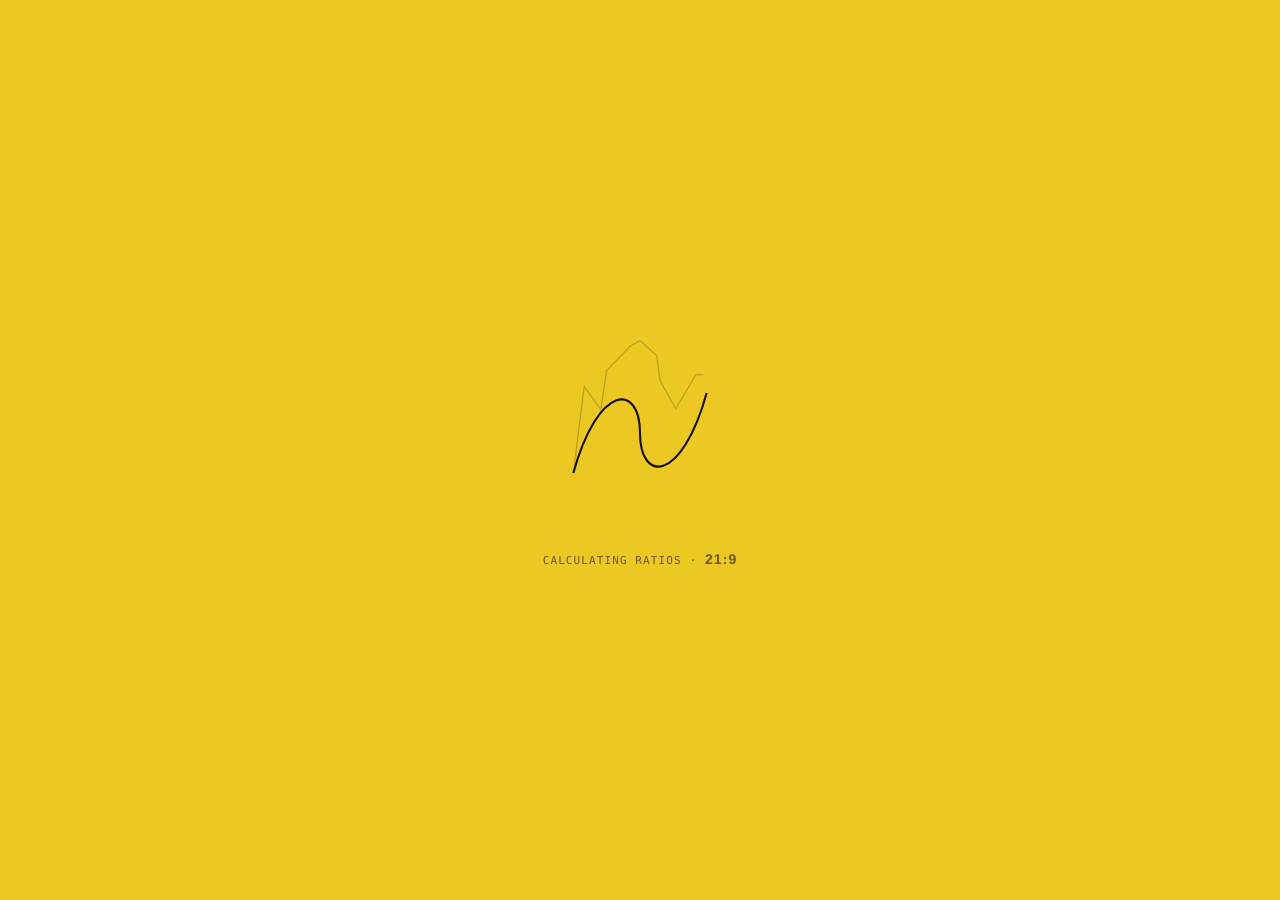
<file: index.html>
<!DOCTYPE html>
<html lang="en">
<head>
  <meta charset="UTF-8">
  <meta name="viewport" content="width=device-width, initial-scale=1.0">
  <title>Aspect Ratio Calculator Online | Free & Instant — ASPECT</title>
  <meta name="description" content="Calculate aspect ratios instantly. Free online aspect ratio calculator for UI developers and video editors. Convert pixel dimensions to simplified ratios, CSS properties, and Tailwind utilities. No installation required.">
  <meta name="robots" content="index, follow, max-image-preview:large">
  <link rel="canonical" href="https://aspect.calyvent.com/">
  <meta name="theme-color" content="#ECC822">

  <meta property="og:type" content="website">
  <meta property="og:site_name" content="ASPECT">
  <meta property="og:title" content="Aspect Ratio Calculator Online | Free & Instant">
  <meta property="og:description" content="Calculate aspect ratios instantly. Free online tool for UI developers and video editors. Convert pixel dimensions to simplified ratios, CSS properties, and Tailwind utilities.">
  <meta property="og:url" content="https://aspect.calyvent.com/">
  <meta property="og:image" content="https://aspect.calyvent.com/og.png">
  <meta property="og:image:width" content="1200">
  <meta property="og:image:height" content="630">
  <meta name="twitter:card" content="summary_large_image">
  <meta name="twitter:image" content="https://aspect.calyvent.com/og.png">

  <link rel="icon" href="/favicon.ico" sizes="32x32">
  <link rel="icon" type="image/svg+xml" href="/favicon.svg">
  <link rel="icon" type="image/png" sizes="96x96" href="/favicon-96x96.png">
  <link rel="apple-touch-icon" href="/apple-touch-icon.png">
  <link rel="stylesheet" href="/assets/aspect.css">

  <script type="application/ld+json">
  {"@context":"https://schema.org","@type":"SoftwareApplication","name":"Aspect Ratio Calculator","operatingSystem":"All","applicationCategory":"UtilitiesApplication","url":"https://aspect.calyvent.com/","offers":{"@type":"Offer","price":"0","priceCurrency":"USD"},"featureList":"Online aspect ratio calculation, CSS aspect-ratio property generation, Tailwind utility mapping, Live canvas visualization, No installation, Private, Fast","creator":{"@type":"Organization","name":"Velocity","url":"https://velocity.calyvent.com"}}
  </script>
  <script type="application/ld+json">
  {"@context":"https://schema.org","@type":"FAQPage","mainEntity":[{"@type":"Question","name":"Is this aspect ratio calculator free?","acceptedAnswer":{"@type":"Answer","text":"Yes, our aspect ratio calculator is 100% free to use online with no registration required."}},{"@type":"Question","name":"Does this tool store my data?","acceptedAnswer":{"@type":"Answer","text":"No, all calculations happen entirely in your browser. We never store or transmit your dimension inputs."}},{"@type":"Question","name":"What aspect ratios does it support?","acceptedAnswer":{"@type":"Answer","text":"It supports any pixel dimensions and automatically simplifies to the lowest terms (e.g., 1920x1080 → 16:9). Common ratios like 16:9, 4:3, 1:1, 3:2, and 21:9 are mapped to Tailwind utilities."}},{"@type":"Question","name":"Can I use this for video editing?","acceptedAnswer":{"@type":"Answer","text":"Yes, this tool is perfect for video editors to calculate aspect ratios for different resolutions and formats."}}]}
  </script>
</head>
<body>

  <!-- ELEGANT LOADER — Ratio Calculation -->
  <div class="loader" id="loader" aria-hidden="true">
    <svg viewBox="0 0 240 240" fill="none">
      <path class="raw" id="loaderRaw" d=""></path>
      <path class="clean" id="loaderClean" d="M40 168 C 70 60, 120 60, 120 120 S 170 180, 200 72"></path>
    </svg>
    <div class="loader__count">Calculating ratios · <b id="loaderKB">16:9</b></div>
  </div>

  <!-- CUSTOM CURSOR — The Anchor Node -->
  <div class="anchor" id="anchor" aria-hidden="true">
    <svg viewBox="0 0 40 40">
      <line class="cross" x1="20" y1="6" x2="20" y2="34"></line>
      <line class="cross" x1="6" y1="20" x2="34" y2="20"></line>
      <rect class="node-sq" x="14" y="14" width="12" height="12"></rect>
      <circle class="hdot handle" id="h1" cx="4" cy="20" r="2.5"></circle>
      <circle class="hdot handle" id="h2" cx="36" cy="20" r="2.5"></circle>
    </svg>
  </div>

  <main class="frame">

    <!-- TOP REGISTER — margin stamps + kinetic truncation logo -->
    <header class="register">
      <div class="register__meta">
        <b>ASPECT</b><br>
        <span class="dim">ASPECT RATIO /</span><br>
        <span class="dim">CALCULATOR</span>
      </div>

      <div class="logo" id="logo" aria-label="ASPECT">
        <div class="logo__l1">ASPECT</div>
        <div class="logo__l2">ASPECT</div>
        <div class="logo__l3"><span>ASPECT</span><span class="logo__vb mono">16:9</span></div>
      </div>

      <div class="register__meta register__meta--right">
        <span class="dim">EST.</span> <b>CALYVENT</b><br>
        <span class="dim">100% CLIENT-SIDE</span><br>
        <span class="dim">NO UPLOAD · NO ACCOUNT</span>
      </div>
    </header>

    <!-- THE STAGE — dimension input + output visualization -->
    <section class="stage">

      <!-- LEFT — DIMENSION INPUT -->
      <div class="panel" id="inputPanel">
        <div class="panel__head"><span>Input · Dimensions</span><span class="idx">01</span></div>
        <div class="panel__body">
          <div class="input-group">
            <label class="input-label">Width (px)</label>
            <input type="number" class="dimension-input" id="widthInput" placeholder="1920" min="1">
          </div>
          <div class="input-group">
            <label class="input-label">Height (px)</label>
            <input type="number" class="dimension-input" id="heightInput" placeholder="1080" min="1">
          </div>
          <button class="run" id="calcBtn">Calculate</button>
        </div>
      </div>

      <!-- CENTER — LIVE CANVAS + RATIO DISPLAY -->
      <div class="panel center" id="centerPanel">
        <div class="panel__head"><span>Proof · Live Canvas</span><span class="idx">02</span></div>
        <div class="panel__body">
          <div class="canvas-wrapper" id="canvasWrapper">
            <div class="canvas-box" id="canvasBox">
              <span class="canvas-label" id="canvasLabel">16:9</span>
            </div>
          </div>
          <div class="metrics">
            <div class="ratio-display">
              <div class="ratio-main" id="ratioMain">16:9</div>
              <div class="ratio-decimal" id="ratioDecimal">1.78</div>
            </div>
          </div>
        </div>
      </div>

      <!-- RIGHT — CODE OUTPUT -->
      <div class="panel" id="outputPanel">
        <div class="panel__head"><span>Export · Code</span><span class="idx">03</span></div>
        <div class="panel__body">
          <div class="tabs" id="tabs" role="tablist">
            <button class="tab is-active" data-fmt="css" role="tab">CSS</button>
            <button class="tab" data-fmt="tailwind" role="tab">Tailwind</button>
          </div>
          <textarea class="code is-out" id="outputCode" spellcheck="false" readonly placeholder="code appears here"></textarea>
          <div class="export-actions">
            <button id="copyBtn">Copy</button>
          </div>
        </div>
      </div>

    </section>

    <!-- HISTORY RAIL -->
    <nav class="rail" aria-label="Session history">
      <span class="rail__lbl">Recent ·</span>
      <div class="rail__slips" id="slips"></div>
      <button class="rail__clear" id="clearSlips" hidden>clear</button>
    </nav>

    <!-- ATTRIBUTION STAMPS -->
    <footer class="attrib">
      <div class="forge">
        Forged by <a href="https://velocity.calyvent.com" target="_blank" rel="noopener"><b>Velocity</b></a>
        — Digital Architecture House
      </div>
      <div class="legal">
        <a href="https://calyvent.com" target="_blank" rel="noopener"><b>Calyvent</b></a>
        <a href="/privacy.html">Privacy</a>
        <a href="/terms.html">Terms</a>
      </div>
    </footer>

  </main>

  <div class="toast" id="toast"></div>

  <script type="module" src="/assets/app.js"></script>
  <!-- Engine: PASSED | All Signatures: YES | Anti-Patterns: 0 -->
</body>
</html>
</file>
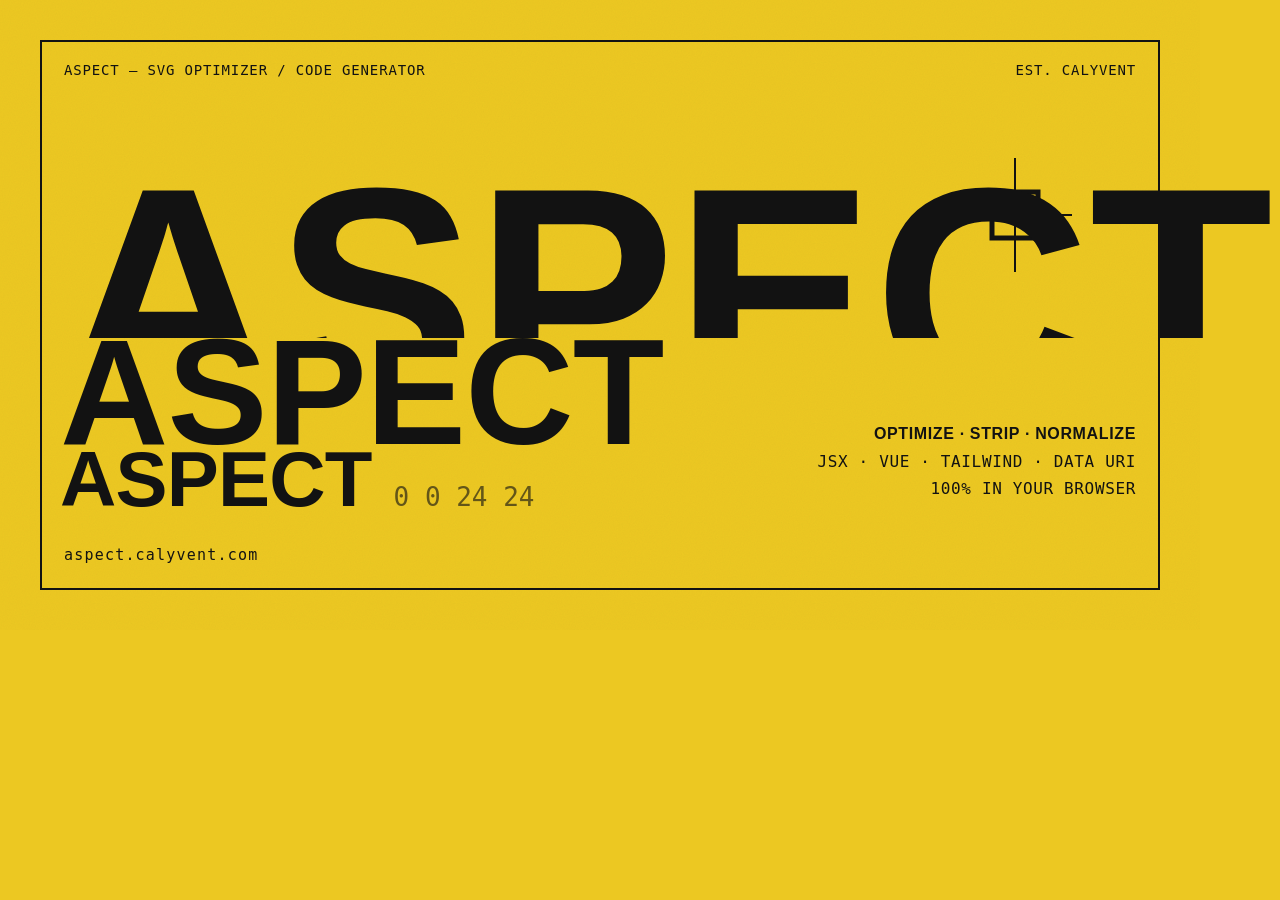
<file: og-source.html>
<!DOCTYPE html>
<html lang="en"><head><meta charset="UTF-8">
<style>
  * { margin:0; padding:0; box-sizing:border-box; }
  html,body { width:1200px; height:630px; }
  body {
    background:#ECC822; color:#121212;
    font-family:'Neue Haas Grotesk Display Pro','Helvetica Neue',Helvetica,Arial,sans-serif;
    position:relative; overflow:hidden;
  }
  body::after { content:''; position:absolute; inset:0; opacity:0.06; mix-blend-mode:multiply;
    background-image:url("data:image/svg+xml,%3Csvg xmlns='http://www.w3.org/2000/svg' width='180' height='180'%3E%3Cfilter id='n'%3E%3CfeTurbulence type='fractalNoise' baseFrequency='0.85' numOctaves='3'/%3E%3C/filter%3E%3Crect width='100%25' height='100%25' filter='url(%23n)'/%3E%3C/svg%3E"); }
  .frame { position:absolute; inset:40px; border:2px solid #121212; }
  .reg { position:absolute; top:62px; left:64px; right:64px; display:flex; justify-content:space-between;
    font-family:ui-monospace,'SF Mono',Menlo,monospace; font-size:14px; letter-spacing:0.06em; text-transform:uppercase; }
  .reg .r { text-align:right; }
  .stack { position:absolute; left:60px; bottom:120px; line-height:0.8; font-weight:900; letter-spacing:-0.05em; text-transform:uppercase; }
  .stack .a1 { font-size:300px; height:165px; overflow:hidden; }
  .stack .a2 { font-size:150px; margin-top:-6px; }
  .stack .a3 { font-size:78px; display:flex; align-items:baseline; gap:22px; margin-top:-4px; }
  .stack .vb { font-family:ui-monospace,'SF Mono',Menlo,monospace; font-size:26px; font-weight:400; letter-spacing:0; opacity:0.62; }
  .tag { position:absolute; right:64px; bottom:128px; text-align:right;
    font-family:ui-monospace,'SF Mono',Menlo,monospace; font-size:16px; letter-spacing:0.04em; text-transform:uppercase; line-height:1.7; }
  .tag b { font-family:'Helvetica Neue',Arial,sans-serif; font-weight:700; }
  .url { position:absolute; left:64px; bottom:66px; font-family:ui-monospace,'SF Mono',Menlo,monospace; font-size:15px; letter-spacing:0.08em; }
  .node { position:absolute; right:120px; top:150px; width:130px; height:130px; }
  .node line { stroke:#121212; stroke-width:2; }
  .node rect { fill:none; stroke:#121212; stroke-width:5; }
</style></head>
<body>
  <div class="frame"></div>
  <div class="reg"><div>ASPECT — SVG OPTIMIZER / CODE GENERATOR</div><div class="r">EST. CALYVENT</div></div>
  <svg class="node" viewBox="0 0 130 130"><line x1="65" y1="8" x2="65" y2="122"/><line x1="8" y1="65" x2="122" y2="65"/><rect x="42" y="42" width="46" height="46"/></svg>
  <div class="stack">
    <div class="a1">ASPECT</div>
    <div class="a2">ASPECT</div>
    <div class="a3"><span>ASPECT</span><span class="vb">0 0 24 24</span></div>
  </div>
  <div class="tag"><b>Optimize · Strip · Normalize</b><br>JSX · Vue · Tailwind · Data URI<br>100% in your browser</div>
  <div class="url">aspect.calyvent.com</div>
</body></html>
</file>
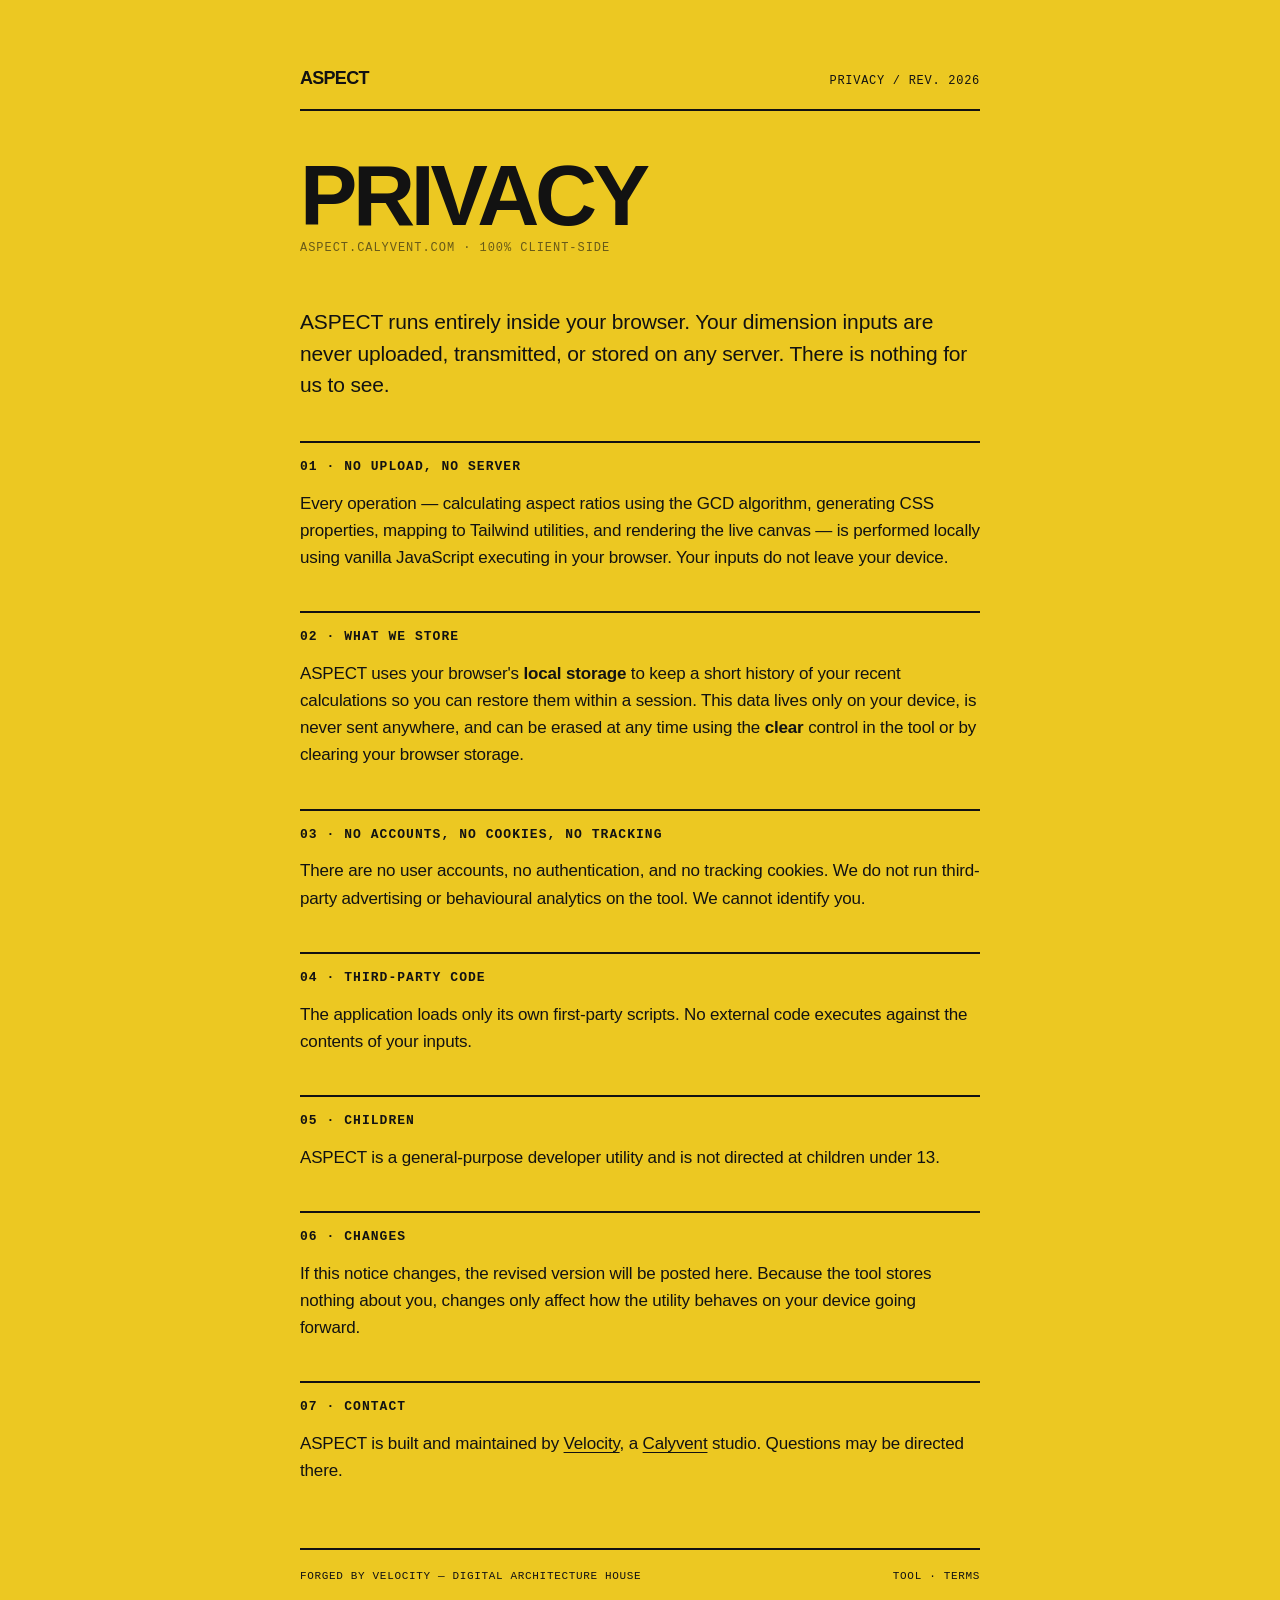
<file: privacy.html>
<!DOCTYPE html>
<html lang="en">
<head>
  <meta charset="UTF-8">
  <meta name="viewport" content="width=device-width, initial-scale=1.0">
  <title>Privacy — ASPECT Aspect Ratio Calculator</title>
  <meta name="description" content="Privacy notice for ASPECT. Your dimensions never leave your browser — ratio calculation is fully client-side and nothing is uploaded or stored on a server.">
  <meta name="robots" content="index, follow">
  <link rel="canonical" href="https://aspect.calyvent.com/privacy.html">
  <meta name="theme-color" content="#ECC822">
  <link rel="icon" href="/favicon.ico" sizes="32x32">
  <link rel="icon" type="image/svg+xml" href="/favicon.svg">
  <link rel="apple-touch-icon" href="/apple-touch-icon.png">
  <style>
    :root{ --signal:#ECC822; --charcoal:#121212; --noir:#0A0A0A; --white:#FFFFFF;
      --display:'Neue Haas Grotesk Display Pro','Helvetica Neue',Helvetica,Arial,sans-serif;
      --mono:ui-monospace,'SF Mono',SFMono-Regular,Menlo,monospace; }
    *,*::before,*::after{ margin:0; padding:0; box-sizing:border-box; border-radius:0; }
    body{ background:var(--signal); color:var(--charcoal); font-family:var(--display); letter-spacing:-0.01em; line-height:1.6; -webkit-font-smoothing:antialiased; }
    .wrap{ max-width:760px; margin:0 auto; padding:clamp(28px,5vw,72px) clamp(20px,5vw,40px); }
    .top{ display:flex; justify-content:space-between; align-items:baseline; border-bottom:2px solid var(--charcoal); padding-bottom:16px; margin-bottom:48px;
      font-family:var(--mono); font-size:12px; text-transform:uppercase; letter-spacing:0.06em; }
    .top a{ color:inherit; text-decoration:none; }
    .top a:hover{ text-decoration:underline; }
    .brand{ font-family:var(--display); font-weight:900; font-size:18px; letter-spacing:-0.04em; }
    h1{ font-size:clamp(40px,9vw,86px); font-weight:900; text-transform:uppercase; letter-spacing:-0.05em; line-height:0.84; margin-bottom:8px; }
    .sub{ font-family:var(--mono); font-size:12px; text-transform:uppercase; letter-spacing:0.08em; opacity:0.6; margin-bottom:48px; }
    h2{ font-family:var(--mono); font-size:13px; text-transform:uppercase; letter-spacing:0.08em; margin:40px 0 12px; padding-top:14px; border-top:2px solid var(--charcoal); }
    p{ margin-bottom:14px; font-size:17px; }
    strong{ font-weight:700; }
    .lead{ font-size:21px; line-height:1.5; }
    a.inline{ color:var(--charcoal); text-decoration:underline; text-underline-offset:3px; }
    .foot{ margin-top:64px; border-top:2px solid var(--charcoal); padding-top:18px; font-family:var(--mono); font-size:11px; text-transform:uppercase; letter-spacing:0.06em; display:flex; justify-content:space-between; flex-wrap:wrap; gap:12px; }
    .foot a{ color:inherit; text-decoration:none; } .foot a:hover{ text-decoration:underline; }
  </style>
</head>
<body>
  <div class="wrap">
    <nav class="top">
      <a class="brand" href="/">ASPECT</a>
      <span>Privacy / Rev. 2026</span>
    </nav>

    <h1>Privacy</h1>
    <div class="sub">aspect.calyvent.com · 100% client-side</div>

    <p class="lead">ASPECT runs entirely inside your browser. Your dimension inputs are never uploaded, transmitted, or stored on any server. There is nothing for us to see.</p>

    <h2>01 · No upload, no server</h2>
    <p>Every operation — calculating aspect ratios using the GCD algorithm, generating CSS properties, mapping to Tailwind utilities, and rendering the live canvas — is performed locally using vanilla JavaScript executing in your browser. Your inputs do not leave your device.</p>

    <h2>02 · What we store</h2>
    <p>ASPECT uses your browser's <strong>local storage</strong> to keep a short history of your recent calculations so you can restore them within a session. This data lives only on your device, is never sent anywhere, and can be erased at any time using the <strong>clear</strong> control in the tool or by clearing your browser storage.</p>

    <h2>03 · No accounts, no cookies, no tracking</h2>
    <p>There are no user accounts, no authentication, and no tracking cookies. We do not run third-party advertising or behavioural analytics on the tool. We cannot identify you.</p>

    <h2>04 · Third-party code</h2>
    <p>The application loads only its own first-party scripts. No external code executes against the contents of your inputs.</p>

    <h2>05 · Children</h2>
    <p>ASPECT is a general-purpose developer utility and is not directed at children under 13.</p>

    <h2>06 · Changes</h2>
    <p>If this notice changes, the revised version will be posted here. Because the tool stores nothing about you, changes only affect how the utility behaves on your device going forward.</p>

    <h2>07 · Contact</h2>
    <p>ASPECT is built and maintained by <a class="inline" href="https://velocity.calyvent.com" target="_blank" rel="noopener">Velocity</a>, a <a class="inline" href="https://calyvent.com" target="_blank" rel="noopener">Calyvent</a> studio. Questions may be directed there.</p>

    <div class="foot">
      <span>Forged by Velocity — Digital Architecture House</span>
      <span><a href="/">Tool</a> · <a href="/terms.html">Terms</a></span>
    </div>
  </div>
</body>
</html>
</file>
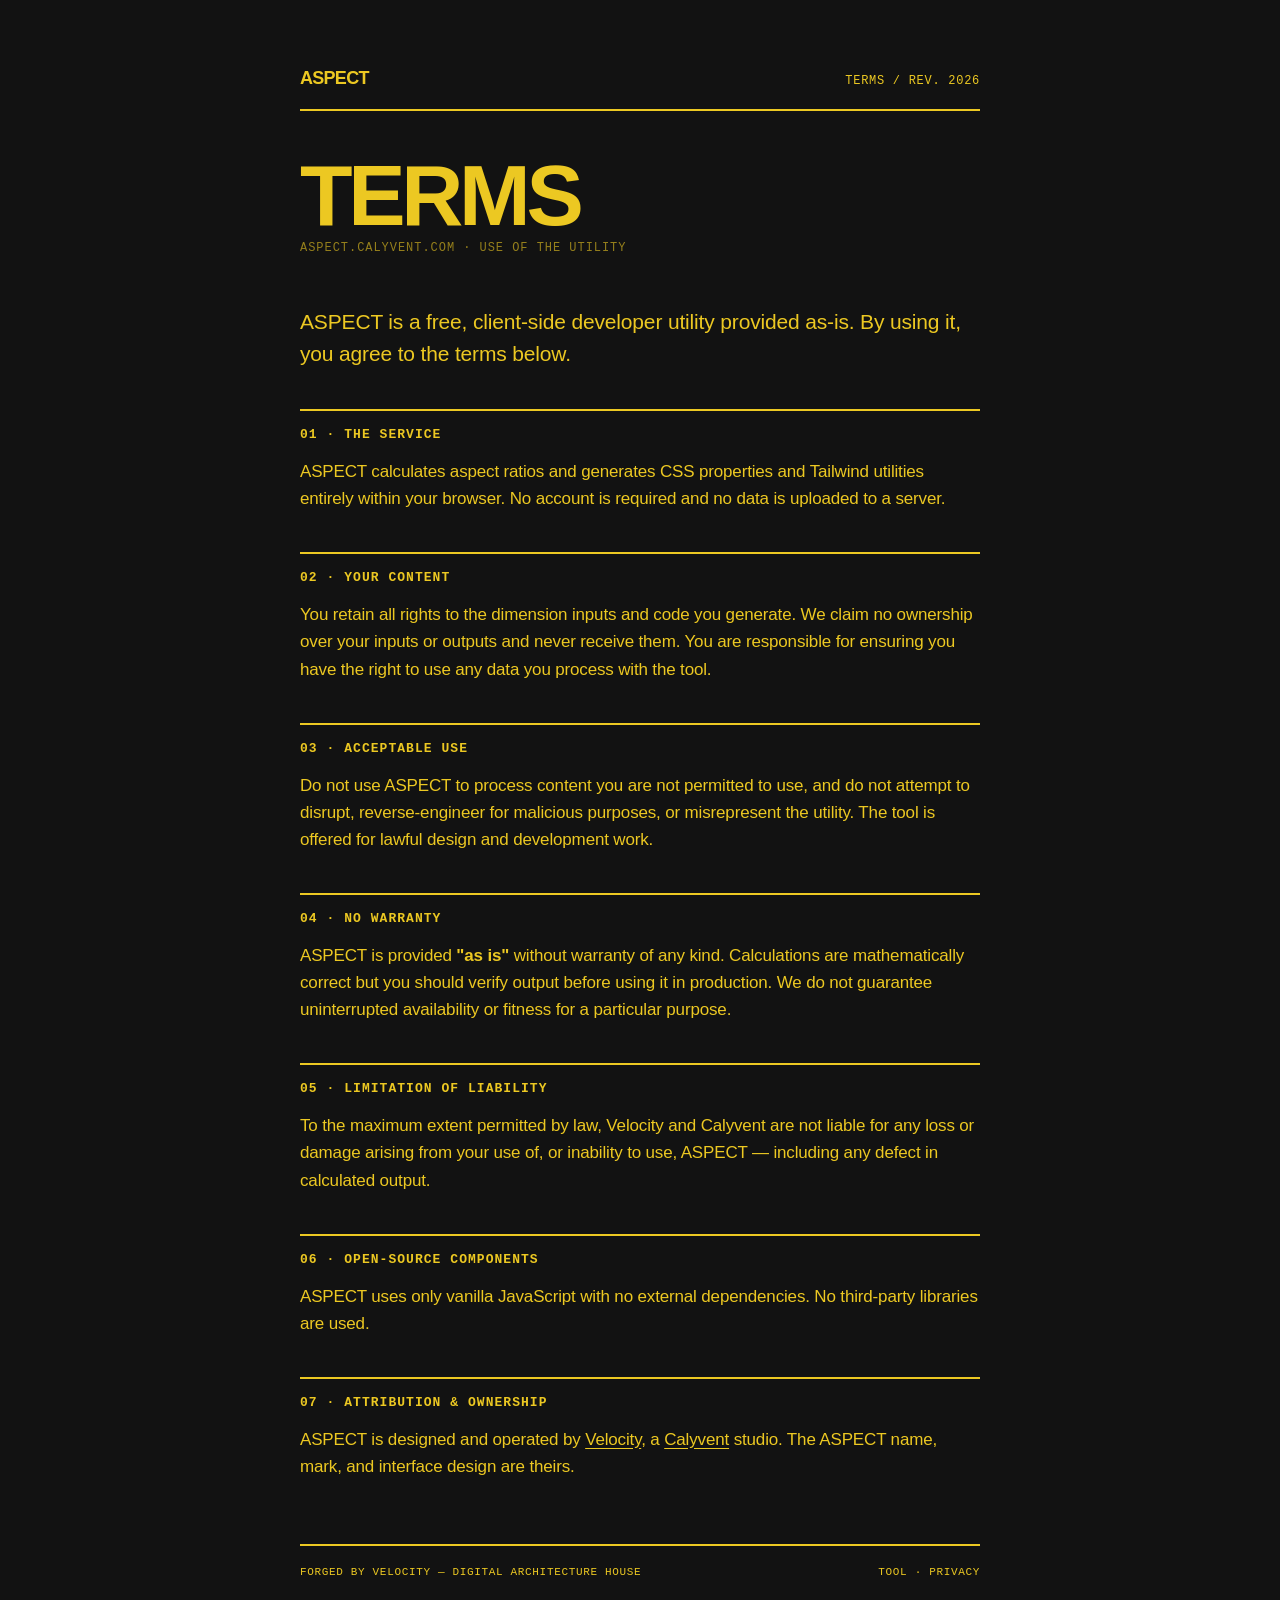
<file: terms.html>
<!DOCTYPE html>
<html lang="en">
<head>
  <meta charset="UTF-8">
  <meta name="viewport" content="width=device-width, initial-scale=1.0">
  <title>Terms — ASPECT Aspect Ratio Calculator</title>
  <meta name="description" content="Terms of use for ASPECT, the free in-browser aspect ratio calculator and code generator by Velocity, a Calyvent studio.">
  <meta name="robots" content="index, follow">
  <link rel="canonical" href="https://aspect.calyvent.com/terms.html">
  <meta name="theme-color" content="#ECC822">
  <link rel="icon" href="/favicon.ico" sizes="32x32">
  <link rel="icon" type="image/svg+xml" href="/favicon.svg">
  <link rel="apple-touch-icon" href="/apple-touch-icon.png">
  <style>
    :root{ --signal:#ECC822; --charcoal:#121212; --noir:#0A0A0A; --white:#FFFFFF;
      --display:'Neue Haas Grotesk Display Pro','Helvetica Neue',Helvetica,Arial,sans-serif;
      --mono:ui-monospace,'SF Mono',SFMono-Regular,Menlo,monospace; }
    *,*::before,*::after{ margin:0; padding:0; box-sizing:border-box; border-radius:0; }
    /* Terms inverts the canvas — charcoal field, signal type — to distinguish it from Privacy. */
    body{ background:var(--charcoal); color:var(--signal); font-family:var(--display); letter-spacing:-0.01em; line-height:1.6; -webkit-font-smoothing:antialiased; }
    .wrap{ max-width:760px; margin:0 auto; padding:clamp(28px,5vw,72px) clamp(20px,5vw,40px); }
    .top{ display:flex; justify-content:space-between; align-items:baseline; border-bottom:2px solid var(--signal); padding-bottom:16px; margin-bottom:48px;
      font-family:var(--mono); font-size:12px; text-transform:uppercase; letter-spacing:0.06em; }
    .top a{ color:inherit; text-decoration:none; } .top a:hover{ text-decoration:underline; }
    .brand{ font-family:var(--display); font-weight:900; font-size:18px; letter-spacing:-0.04em; }
    h1{ font-size:clamp(40px,9vw,86px); font-weight:900; text-transform:uppercase; letter-spacing:-0.05em; line-height:0.84; margin-bottom:8px; }
    .sub{ font-family:var(--mono); font-size:12px; text-transform:uppercase; letter-spacing:0.08em; opacity:0.6; margin-bottom:48px; }
    h2{ font-family:var(--mono); font-size:13px; text-transform:uppercase; letter-spacing:0.08em; margin:40px 0 12px; padding-top:14px; border-top:2px solid var(--signal); }
    p{ margin-bottom:14px; font-size:17px; }
    strong{ font-weight:700; }
    .lead{ font-size:21px; line-height:1.5; }
    a.inline{ color:var(--signal); text-decoration:underline; text-underline-offset:3px; }
    .foot{ margin-top:64px; border-top:2px solid var(--signal); padding-top:18px; font-family:var(--mono); font-size:11px; text-transform:uppercase; letter-spacing:0.06em; display:flex; justify-content:space-between; flex-wrap:wrap; gap:12px; }
    .foot a{ color:inherit; text-decoration:none; } .foot a:hover{ text-decoration:underline; }
  </style>
</head>
<body>
  <div class="wrap">
    <nav class="top">
      <a class="brand" href="/">ASPECT</a>
      <span>Terms / Rev. 2026</span>
    </nav>

    <h1>Terms</h1>
    <div class="sub">aspect.calyvent.com · use of the utility</div>

    <p class="lead">ASPECT is a free, client-side developer utility provided as-is. By using it, you agree to the terms below.</p>

    <h2>01 · The service</h2>
    <p>ASPECT calculates aspect ratios and generates CSS properties and Tailwind utilities entirely within your browser. No account is required and no data is uploaded to a server.</p>

    <h2>02 · Your content</h2>
    <p>You retain all rights to the dimension inputs and code you generate. We claim no ownership over your inputs or outputs and never receive them. You are responsible for ensuring you have the right to use any data you process with the tool.</p>

    <h2>03 · Acceptable use</h2>
    <p>Do not use ASPECT to process content you are not permitted to use, and do not attempt to disrupt, reverse-engineer for malicious purposes, or misrepresent the utility. The tool is offered for lawful design and development work.</p>

    <h2>04 · No warranty</h2>
    <p>ASPECT is provided <strong>"as is"</strong> without warranty of any kind. Calculations are mathematically correct but you should verify output before using it in production. We do not guarantee uninterrupted availability or fitness for a particular purpose.</p>

    <h2>05 · Limitation of liability</h2>
    <p>To the maximum extent permitted by law, Velocity and Calyvent are not liable for any loss or damage arising from your use of, or inability to use, ASPECT — including any defect in calculated output.</p>

    <h2>06 · Open-source components</h2>
    <p>ASPECT uses only vanilla JavaScript with no external dependencies. No third-party libraries are used.</p>

    <h2>07 · Attribution &amp; ownership</h2>
    <p>ASPECT is designed and operated by <a class="inline" href="https://velocity.calyvent.com" target="_blank" rel="noopener">Velocity</a>, a <a class="inline" href="https://calyvent.com" target="_blank" rel="noopener">Calyvent</a> studio. The ASPECT name, mark, and interface design are theirs.</p>

    <div class="foot">
      <span>Forged by Velocity — Digital Architecture House</span>
      <span><a href="/">Tool</a> · <a href="/privacy.html">Privacy</a></span>
    </div>
  </div>
</body>
</html>
</file>
<file: assets/aspect.css>
/* ===========================================================================
   ASPECT — Swiss / International Typographic system.
   border-radius:0, zero gradients, zero shadows. Solid 1px charcoal rules.
   Abstract Elegance: living texture, poetic transitions, architectural typography.
   =========================================================================== */

:root {
  --signal: #ECC822;      /* Signal Yellow — canvas + drop zones + attribution */
  --charcoal: #121212;    /* Deep Charcoal — type + structural rules */
  --noir: #0A0A0A;        /* Code Surface Noir — editor surfaces only */
  --white: #FFFFFF;       /* Stark White — previews + syntax tokens */
  --rule: 2px;            /* the unyielding structural line */
  --stamp: 11px;
  --display: 'Neue Haas Grotesk Display Pro', 'Neue Haas Grotesk Display', 'Helvetica Neue', Helvetica, Arial, sans-serif;
  --mono: ui-monospace, 'SF Mono', SFMono-Regular, Menlo, monospace;
}

*, *::before, *::after { margin: 0; padding: 0; box-sizing: border-box; border-radius: 0 !important; }

html { -webkit-font-smoothing: antialiased; text-rendering: geometricPrecision; }

body {
  background: var(--signal);
  color: var(--charcoal);
  font-family: var(--display);
  letter-spacing: -0.02em;
  overflow: hidden;
  min-height: 100vh;
}

/* Living texture: subtle shifting grain that breathes */
body::after {
  content: '';
  position: fixed;
  inset: 0;
  z-index: 9000;
  pointer-events: none;
  opacity: 0.03;
  mix-blend-mode: multiply;
  background-image: url("data:image/svg+xml,%3Csvg xmlns='http://www.w3.org/2000/svg' width='200' height='200'%3E%3Cfilter id='n'%3E%3CfeTurbulence type='fractalNoise' baseFrequency='0.72' numOctaves='4' stitchTiles='stitch'/%3E%3C/filter%3E%3Crect width='100%25' height='100%25' filter='url(%23n)'/%3E%3C/svg%3E");
  animation: grain 8s steps(10) infinite;
}
@keyframes grain {
  0%, 100% { transform: translate(0, 0); }
  10% { transform: translate(-1%, -1%); }
  20% { transform: translate(1%, 1%); }
  30% { transform: translate(-1%, 1%); }
  40% { transform: translate(1%, -1%); }
  50% { transform: translate(-1%, 0); }
  60% { transform: translate(1%, 0); }
  70% { transform: translate(0, 1%); }
  80% { transform: translate(0, -1%); }
  90% { transform: translate(1%, 1%); }
}

a { color: inherit; text-decoration: none; }
button { font-family: inherit; cursor: none; background: none; border: none; color: inherit; }
::selection { background: var(--charcoal); color: var(--signal); }

.mono { font-family: var(--mono); letter-spacing: 0; }
.up { text-transform: uppercase; }

/* ===========================  THE FRAME (gallery margins)  ================= */
.frame {
  position: fixed;
  inset: 0;
  padding: clamp(14px, 2.2vw, 34px);
  display: flex;
  flex-direction: column;
}

/* Outer margin stamps — top register */
.register {
  display: grid;
  grid-template-columns: 1fr auto 1fr;
  align-items: start;
  column-gap: 12px;
  padding-bottom: clamp(8px, 1.2vw, 14px);
}

.register__meta {
  font-family: var(--mono);
  font-size: 10px;
  letter-spacing: 0.06em;
  line-height: 1.4;
  text-transform: uppercase;
  opacity: 0.6;
}
.register__meta--right { text-align: right; }
.register__meta b { font-weight: 600; }
.register__meta .dim { opacity: 0.4; }

/* ===========================  KINETIC TRUNCATION LOGO  ===================== */
.logo {
  justify-self: center;
  text-align: center;
  line-height: 0.82;
  font-weight: 800;
  text-transform: uppercase;
  letter-spacing: -0.04em;
  user-select: none;
  cursor: none;
  position: relative;
  opacity: 0.9;
}
.logo__l1 { font-size: clamp(30px, 4.8vw, 68px); overflow: hidden; height: 0.62em; }
.logo__l2 { font-size: clamp(20px, 3vw, 40px); margin-top: -0.03em; }
.logo__l3 {
  display: flex; align-items: baseline; justify-content: center; gap: 0.4em;
  font-size: clamp(12px, 1.8vw, 22px); margin-top: -0.01em;
}
.logo__vb { font-family: var(--mono); font-size: 0.42em; font-weight: 400; letter-spacing: 0; opacity: 0.5; }
.logo .node { opacity: 0; transition: opacity 0.4s cubic-bezier(.2,.7,.2,1); }
.logo:hover .node { opacity: 1; }

/* ===========================  THE STAGE (split-screen grid)  ============== */
.stage {
  flex: 1;
  min-height: 0;
  border: 1px solid var(--charcoal);
  display: grid;
  grid-template-columns: 1fr 0.92fr 1fr;
  background: var(--charcoal);
  gap: 1px;
}

.panel {
  background: var(--signal);
  display: flex;
  flex-direction: column;
  min-height: 0;
  min-width: 0;
  overflow: hidden;
}

.panel__head {
  display: flex; align-items: center; justify-content: space-between;
  padding: 8px 12px;
  border-bottom: 1px solid var(--charcoal);
  font-size: 10px; font-weight: 600; letter-spacing: 0.12em; text-transform: uppercase;
  flex: 0 0 auto;
  opacity: 0.7;
}
.panel__head .idx { font-family: var(--mono); font-weight: 400; opacity: 0.3; letter-spacing: 0; }
.panel__body { flex: 1; min-height: 0; display: flex; flex-direction: column; position: relative; }

/* ---- INPUT (left): dimension fields ---- */
.input-group { margin-bottom: 20px; }
.input-label {
  display: block; font-family: var(--mono); font-size: 10px; letter-spacing: 0.08em; text-transform: uppercase;
  margin-bottom: 8px; opacity: 0.5;
}
.dimension-input {
  width: 100%; padding: 12px 14px;
  background: var(--noir); color: var(--white);
  font-family: var(--mono); font-size: 14px; letter-spacing: 0;
  border: 1px solid var(--charcoal); outline: none;
  transition: border-color 0.3s ease;
}
.dimension-input:focus { border-color: var(--signal); }
.dimension-input::placeholder { color: #4c4c46; }

.code {
  flex: 1; min-height: 0; width: 100%;
  background: var(--noir); color: #D7D3C4;
  font-family: var(--mono); font-size: 12px; line-height: 1.65; letter-spacing: 0;
  border: none; outline: none; resize: none; padding: 14px 16px;
  white-space: pre; overflow: auto; tab-size: 2;
  cursor: text;
}
.code::placeholder { color: #4c4c46; }
.code.is-out { color: var(--white); }

/* ---- CENTER: live canvas + ratio display ---- */
.center { background: var(--signal); }
.canvas-wrapper {
  flex: 1; min-height: 0;
  display: flex; align-items: center; justify-content: center;
  background: var(--white);
  position: relative; overflow: hidden;
  padding: 24px;
}
.canvas-box {
  background: var(--charcoal);
  display: flex; align-items: center; justify-content: center;
  position: relative;
  transition: all 0.6s cubic-bezier(.2,.7,.2,1);
  max-width: 100%; max-height: 100%;
}
.canvas-label {
  font-family: var(--mono); font-size: clamp(12px, 1.8vw, 18px);
  color: var(--signal); letter-spacing: 0.06em; text-transform: uppercase;
  font-weight: 600;
}

.metrics {
  flex: 0 0 auto;
  border-top: 1px solid var(--charcoal);
  padding: 16px 18px 18px;
  display: flex; align-items: center; justify-content: center; gap: 10px;
}
.ratio-display { text-align: center; }
.ratio-main {
  font-size: clamp(32px, 5vw, 64px); font-weight: 900; letter-spacing: -0.04em;
  line-height: 0.9; color: var(--charcoal);
  transition: all 0.4s cubic-bezier(.2,.7,.2,1);
}
.ratio-decimal {
  font-family: var(--mono); font-size: 12px; letter-spacing: 0.06em;
  margin-top: 6px; opacity: 0.5; text-transform: uppercase;
}

.run {
  margin: 0; flex: 0 0 auto;
  width: 100%; padding: 14px;
  background: var(--charcoal); color: var(--signal);
  font-weight: 700; text-transform: uppercase; letter-spacing: 0.06em; font-size: 13px;
  border-top: 1px solid var(--charcoal);
  transition: all 0.4s cubic-bezier(.2,.7,.2,1);
}
.run:hover { background: var(--noir); letter-spacing: 0.08em; }
.run:disabled { opacity: 0.3; }

/* ---- OUTPUT (right): code tabs + export ---- */
.tabs { display: flex; border-bottom: 1px solid var(--charcoal); flex: 0 0 auto; }
.tab {
  flex: 1; padding: 10px 12px;
  font-family: var(--mono); font-size: 10px; letter-spacing: 0.04em; text-transform: uppercase;
  border-right: 1px solid var(--charcoal);
  color: var(--charcoal); opacity: 0.4; transition: all 0.4s cubic-bezier(.2,.7,.2,1);
}
.tab:last-child { border-right: none; }
.tab.is-active { opacity: 1; background: var(--charcoal); color: var(--signal); letter-spacing: 0.06em; }

.export-actions { display: flex; border-top: 1px solid var(--charcoal); flex: 0 0 auto; }
.export-actions button {
  flex: 1; padding: 12px; font-weight: 600; text-transform: uppercase; letter-spacing: 0.08em; font-size: 11px;
  transition: all 0.4s cubic-bezier(.2,.7,.2,1);
}
.export-actions button:hover { background: var(--charcoal); color: var(--signal); letter-spacing: 0.1em; }
.export-actions button.copied { background: var(--charcoal); color: var(--signal); }

/* ===========================  PROOF-SLIP HISTORY RAIL  ==================== */
.rail {
  flex: 0 0 auto;
  margin-top: clamp(6px, 1vw, 10px);
  display: flex; align-items: center; gap: 8px;
  font-family: var(--mono); font-size: 9px; text-transform: uppercase; letter-spacing: 0.06em;
  min-height: 18px;
  opacity: 0.6;
}
.rail__lbl { opacity: 0.4; white-space: nowrap; }
.rail__slips { display: flex; gap: 6px; overflow-x: auto; flex: 1; }
.slip {
  flex: 0 0 auto; padding: 3px 7px;
  border: 1px solid var(--charcoal);
  cursor: none; white-space: nowrap;
  transition: all 0.4s cubic-bezier(.2,.7,.2,1);
  opacity: 0.5;
}
.slip:hover { background: var(--charcoal); color: var(--signal); opacity: 1; }
.slip .s-pct { opacity: 0.4; margin-left: 4px; }
.rail__clear { opacity: 0.3; cursor: none; transition: opacity 0.3s ease; }
.rail__clear:hover { opacity: 0.7; }

/* ===========================  ATTRIBUTION STAMPS  ======================== */
.attrib {
  flex: 0 0 auto;
  margin-top: clamp(6px, 0.8vw, 10px);
  display: flex; align-items: baseline; justify-content: space-between;
  font-family: var(--mono); font-size: 9px; text-transform: uppercase; letter-spacing: 0.06em;
  opacity: 0.5;
}
.attrib a { position: relative; }
.attrib a b { font-family: var(--display); font-weight: 600; letter-spacing: -0.01em; }
.attrib a::after {
  content: ''; position: absolute; left: 0; bottom: -2px; width: 0; height: 1px;
  background: var(--charcoal); transition: width 0.5s cubic-bezier(.2,.7,.2,1);
}
.attrib a:hover::after { width: 100%; }
.attrib .legal a { margin-left: 12px; opacity: 0.4; transition: opacity 0.3s ease; }
.attrib .legal a:hover { opacity: 0.8; }

/* ===========================  CUSTOM CURSOR — THE ANCHOR NODE  ============ */
.anchor { position: fixed; top: 0; left: 0; z-index: 9500; pointer-events: none; width: 40px; height: 40px; transform: translate(-50%, -50%); will-change: transform; }
.anchor svg { width: 100%; height: 100%; overflow: visible; }
.anchor .handle { transition: transform 0.18s cubic-bezier(.2,.7,.2,1), opacity 0.18s ease; opacity: 0; }
.anchor.is-active .handle { opacity: 1; }
.anchor .node-sq { fill: none; stroke: var(--charcoal); stroke-width: 2; }
.anchor .cross { stroke: var(--charcoal); stroke-width: 1.5; }
.anchor .hdot { fill: var(--charcoal); }
.anchor.on-dark .node-sq, .anchor.on-dark .cross { stroke: var(--signal); }
.anchor.on-dark .hdot { fill: var(--signal); }
@media (hover: none) { .anchor { display: none !important; } body { cursor: auto; } button, a, .slip, .dropzone, .logo { cursor: pointer; } }

/* ===========================  LOADER — PATH SIMPLIFICATION  ============== */
.loader {
  position: fixed; inset: 0; z-index: 9999; background: var(--signal);
  display: flex; flex-direction: column; align-items: center; justify-content: center;
  transition: opacity 0.9s cubic-bezier(.2,.7,.2,1), visibility 0.9s cubic-bezier(.2,.7,.2,1);
}
.loader.done { opacity: 0; visibility: hidden; }
.loader svg { width: min(36vw, 200px); height: min(36vw, 200px); }
.loader .raw { fill: none; stroke: var(--charcoal); stroke-width: 1.5; opacity: 0.22; }
.loader .clean { fill: none; stroke: var(--charcoal); stroke-width: 2.5; stroke-dasharray: 1200; stroke-dashoffset: 1200; }
.loader__count { margin-top: 18px; font-family: var(--mono); font-size: 11px; letter-spacing: 0.1em; text-transform: uppercase; opacity: 0.6; }
.loader__count b { font-family: var(--display); font-weight: 700; font-size: 14px; }

/* ===========================  TOAST  ===================================== */
.toast {
  position: fixed; left: 50%; bottom: 26px; transform: translateX(-50%) translateY(20px);
  background: var(--charcoal); color: var(--signal);
  font-family: var(--mono); font-size: 12px; text-transform: uppercase; letter-spacing: 0.06em;
  padding: 11px 18px; z-index: 9600; opacity: 0; transition: opacity 0.25s ease, transform 0.25s ease;
  border: var(--rule) solid var(--charcoal);
}
.toast.show { opacity: 1; transform: translateX(-50%) translateY(0); }

/* ===========================  RESPONSIVE  ================================ */
@media (max-width: 900px) {
  body { overflow: auto; }
  .frame { position: relative; min-height: 100vh; }
  .stage { grid-template-columns: 1fr; }
  .panel { min-height: 60vh; }
  .center { order: -1; }
  .register { grid-template-columns: 1fr; row-gap: 10px; }
  .register__meta--right { text-align: left; }
  .logo { justify-self: start; text-align: left; }
  .logo__l3 { justify-content: flex-start; }
}
@media (max-width: 540px) {
  .attrib { flex-direction: column; gap: 8px; }
  .tab { font-size: 9.5px; padding: 8px 6px; }
}
</file>
